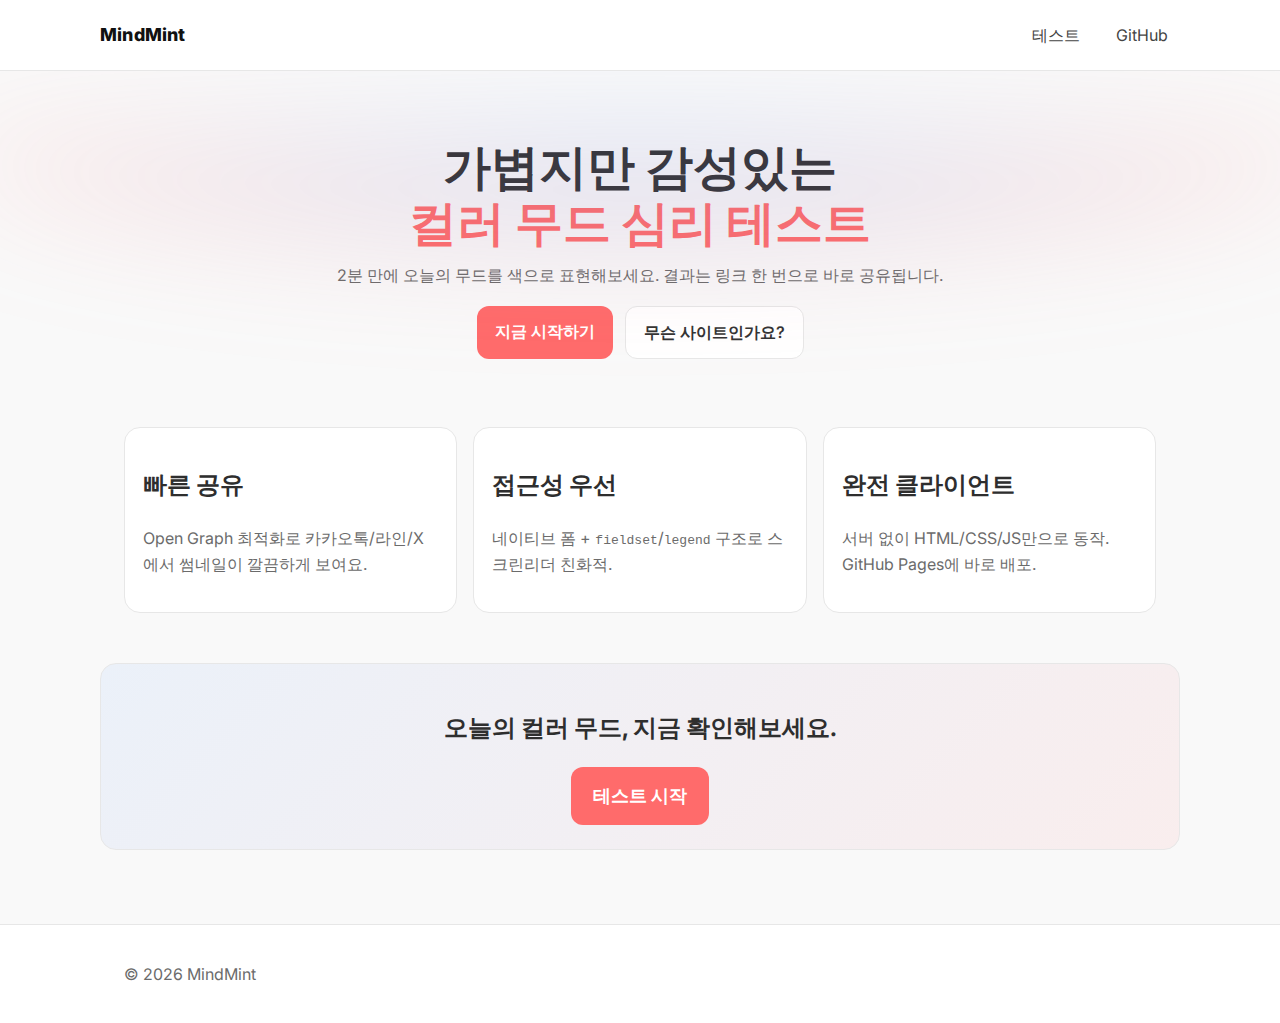
<file: index.html>
<!doctype html>
<html lang="ko">
<head>
  <meta charset="utf-8" />
  <meta name="viewport" content="width=device-width, initial-scale=1" />
  <title>MindMint • 컬러 무드 심리 테스트</title>
  <meta name="description" content="깔끔하고 감성적인 컬러 무드 심리 테스트. 2분 만에 결과를 받고 바로 공유하세요." />

  <!-- Open Graph -->
  <meta property="og:title" content="MindMint • 컬러 무드 심리 테스트" />
  <meta property="og:description" content="가볍게 즐기는 감성 심리 테스트. 지금 시작해보세요!" />
  <meta property="og:type" content="website" />
  <meta property="og:image" content="https://shinyoungju.github.io/Planning-quiz-project/assets/share.png" />
  <meta property="og:url" content="https://shinyoungju.github.io/Planning-quiz-project/" />
  <meta property="og:site_name" content="MindMint" />
  <meta name="twitter:card" content="summary_large_image" />

  <!-- Fonts -->
  <link rel="preconnect" href="https://fonts.googleapis.com">
  <link rel="preconnect" href="https://fonts.gstatic.com" crossorigin>
  <link href="https://fonts.googleapis.com/css2?family=Inter:wght@400;600;800&display=swap" rel="stylesheet">

  <!-- Styles -->
  <link rel="stylesheet" href="./assets/styles.css">
</head>
<body>
  <header class="site-header">
    <div class="container nav">
      <a class="brand" href="./">MindMint</a>
      <nav class="menu">
        <a class="menu-link" href="./quiz.html">테스트</a>
        <a class="menu-link" href="https://github.com/shinyoungju/Planning-quiz-project" target="_blank" rel="noopener">GitHub</a>
      </nav>
    </div>
  </header>

  <main>
    <section class="hero">
      <div class="container hero-inner">
        <h1 class="hero-title">가볍지만 감성있는<br><span class="accent">컬러 무드 심리 테스트</span></h1>
        <p class="hero-sub">2분 만에 오늘의 무드를 색으로 표현해보세요. 결과는 링크 한 번으로 바로 공유됩니다.</p>
        <div class="hero-actions">
          <a class="btn btn-primary" href="./quiz.html" aria-label="컬러 무드 심리 테스트 시작하기">지금 시작하기</a>
          <a class="btn btn-ghost" href="#features">무슨 사이트인가요?</a>
        </div>
      </div>
      <div class="gradient"></div>
    </section>

    <section id="features" class="features">
      <div class="container grid">
        <article class="card">
          <h2>빠른 공유</h2>
          <p class="muted">Open Graph 최적화로 카카오톡/라인/X에서 썸네일이 깔끔하게 보여요.</p>
        </article>
        <article class="card">
          <h2>접근성 우선</h2>
          <p class="muted">네이티브 폼 + <code>fieldset</code>/<code>legend</code> 구조로 스크린리더 친화적.</p>
        </article>
        <article class="card">
          <h2>완전 클라이언트</h2>
          <p class="muted">서버 없이 HTML/CSS/JS만으로 동작. GitHub Pages에 바로 배포.</p>
        </article>
      </div>
    </section>

    <section class="cta-section">
      <div class="container cta-inner">
        <h2>오늘의 컬러 무드, 지금 확인해보세요.</h2>
        <a class="btn btn-primary large" href="./quiz.html">테스트 시작</a>
      </div>
    </section>
  </main>

  <footer class="site-footer">
    <div class="container">
      <p>&copy; <span id="year"></span> MindMint</p>
    </div>
  </footer>

  <script>
    document.getElementById('year').textContent = new Date().getFullYear();
  </script>
</body>
</html>
</file>
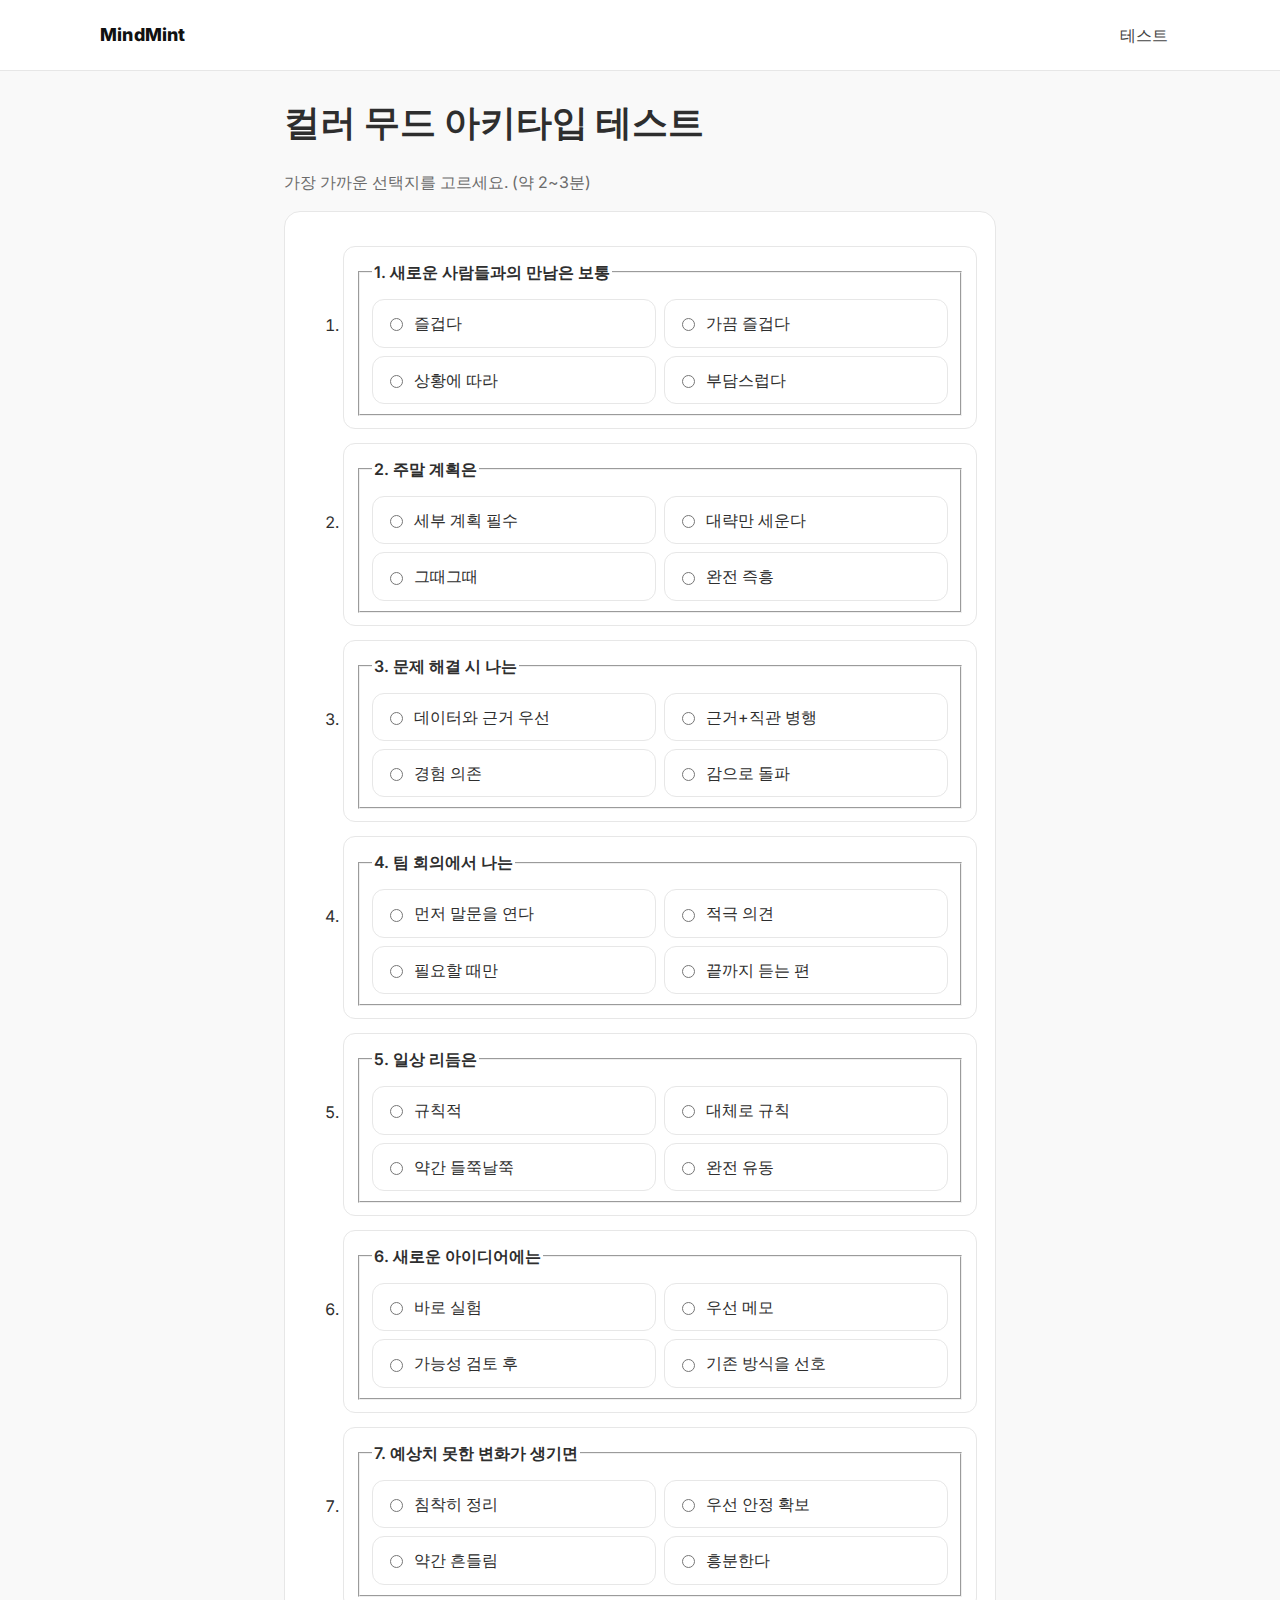
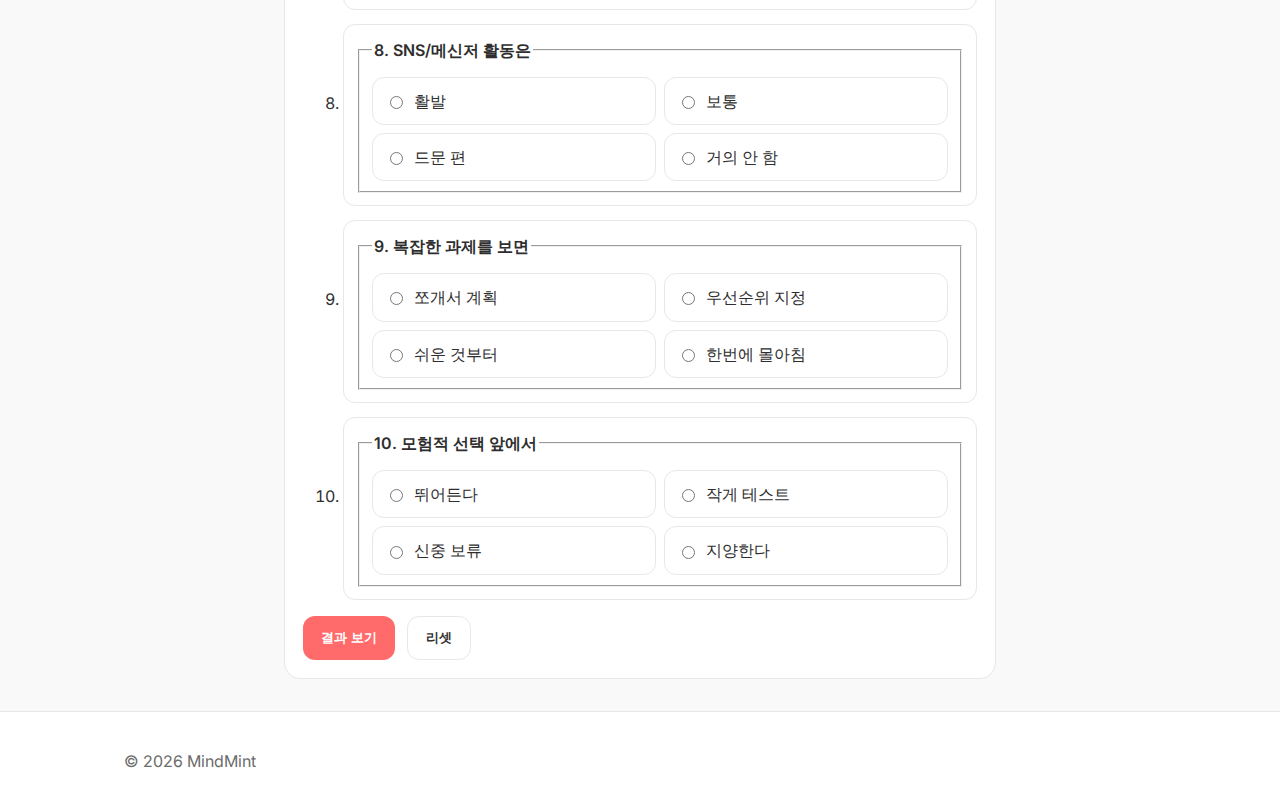
<file: quiz.html>
<!doctype html>
<html lang="ko">
<head>
  <meta charset="utf-8" />
  <meta name="viewport" content="width=device-width, initial-scale=1" />
  <title>컬러 무드 테스트 | MindMint</title>
  <meta name="description" content="10개의 간단한 문항으로 오늘의 컬러 무드 아키타입을 알아보세요." />
  <meta property="og:title" content="컬러 무드 테스트 | MindMint" />
  <meta property="og:description" content="10문항으로 나의 무드를 색으로 표현해보자!" />
  <meta property="og:type" content="website" />
  <meta property="og:image" content="https://shinyoungju.github.io/Planning-quiz-project/assets/share.png" />
  <meta property="og:url" content="https://shinyoungju.github.io/Planning-quiz-project/quiz.html" />
  <meta property="og:site_name" content="MindMint" />
  <meta name="twitter:card" content="summary_large_image" />
  <link rel="preconnect" href="https://fonts.googleapis.com">
  <link rel="preconnect" href="https://fonts.gstatic.com" crossorigin>
  <link href="https://fonts.googleapis.com/css2?family=Inter:wght@400;600;800&display=swap" rel="stylesheet">
  <link rel="stylesheet" href="./assets/styles.css">
  <script type="application/ld+json">
  {
    "@context": "https://schema.org",
    "@type": "Quiz",
    "name": "컬러 무드 아키타입 테스트",
    "about": "가벼운 성향 파악 테스트",
    "creator": {"@type": "Organization","name": "MindMint"},
    "isAccessibleForFree": true
  }
  </script>
</head>
<body>
  <header class="site-header">
    <div class="container nav">
      <a class="brand" href="./">MindMint</a>
      <nav class="menu">
        <a class="menu-link" href="./quiz.html">테스트</a>
      </nav>
    </div>
  </header>

  <main class="container-narrow">
    <h1 class="page-title">컬러 무드 아키타입 테스트</h1>
    <p class="muted">가장 가까운 선택지를 고르세요. (약 2~3분)</p>

    <form id="quiz" class="quiz" aria-describedby="quiz-help">
      <p id="quiz-help" class="sr-only">각 문항은 4점 척도 라디오 버튼으로 제공됩니다.</p>
      <ol class="q-list"></ol>
      <div class="form-actions">
        <button type="submit" class="btn btn-primary">결과 보기</button>
        <button type="reset" class="btn btn-ghost">리셋</button>
      </div>
    </form>

    <section id="result" class="result" aria-live="polite" aria-atomic="true" hidden>
      <h2>당신의 컬러 무드</h2>
      <div class="result-card">
        <div class="swatch" id="swatch" aria-hidden="true"></div>
        <div>
          <p id="result-title" class="result-title"></p>
          <p id="result-desc" class="result-desc"></p>
          <div class="share">
            <button id="shareBtn" class="btn">결과 링크 공유</button>
            <a id="copyLink" class="btn btn-ghost" href="#" role="button">링크 복사</a>
          </div>
          <div class="share-image-section">
            <button id="generateImage" class="btn btn-primary">공유 이미지 생성</button>
            <a id="downloadImage" class="btn btn-ghost" download="mindmint-result.png" href="#" hidden>이미지 다운로드</a>
          </div>
          <canvas id="resultCanvas" width="1200" height="630" style="display:none;"></canvas>
        </div>
      </div>
    </section>
  </main>

  <footer class="site-footer">
    <div class="container">
      <p>&copy; <span id="year"></span> MindMint</p>
    </div>
  </footer>

  <script src="./assets/quiz.js"></script>
  <script>document.getElementById('year').textContent = new Date().getFullYear();</script>
</body>
</html>
</file>
<file: assets/styles.css>
/* MindMint v2 — Light & Modern */
:root{
  --bg:#F9F9F9; --text:#2E2E2E; --muted:#6B6B6B;
  --card:#FFFFFF; --border:#E7E7E7;
  --brand:#FF6B6B; --brand-2:#4D96FF; --ok:#22C55E;
  --radius-lg:16px; --radius-md:12px;
}

*{box-sizing:border-box}
html,body{margin:0;padding:0;background:var(--bg);color:var(--text);font-family:'Inter',system-ui,-apple-system,Segoe UI,Roboto,'Noto Sans KR',sans-serif;line-height:1.65}
img{max-width:100%;display:block}
a{color:var(--brand);text-decoration:none}
.container{max-width:1080px;margin:0 auto;padding:0 24px}
.container-narrow{max-width:760px;margin:0 auto;padding:0 24px}

.site-header{background:#fff;border-bottom:1px solid var(--border);position:sticky;top:0;z-index:10}
.nav{display:flex;justify-content:space-between;align-items:center;padding:14px 0}
.brand{font-weight:800;letter-spacing:.2px;font-size:18px;color:#111}
.menu{display:flex;gap:12px}
.menu-link{padding:8px 12px;border-radius:10px;color:#444}
.menu-link:hover{background:#f2f4f7}

.hero{position:relative;overflow:hidden}
.gradient{position:absolute;inset:auto -20% -30% -20%;height:40vh;background:radial-gradient(60% 50% at 50% 0%, rgba(77,150,255,.25), rgba(255,107,107,.15) 60%, transparent 70%);filter:blur(60px);pointer-events:none}
.hero-inner{padding:68px 0 40px;text-align:center}
.hero-title{font-size:clamp(28px,5vw,48px);line-height:1.15;margin:0 0 12px}
.accent{color:var(--brand)}
.hero-sub{color:var(--muted);max-width:680px;margin:0 auto 18px}
.hero-actions{display:flex;gap:12px;justify-content:center;flex-wrap:wrap}

.btn{display:inline-block;padding:12px 18px;border-radius:12px;border:1px solid var(--border);font-weight:600}
.btn-primary{background:var(--brand);color:#fff;border:none}
.btn-primary:hover{background:var(--brand-2)}
.btn-ghost{background:#fff;color:#333}
.btn.large{padding:14px 22px;font-size:18px}

.features{padding:28px 0 8px}
.grid{display:grid;grid-template-columns:repeat(auto-fit,minmax(260px,1fr));gap:16px}
.card{background:var(--card);border:1px solid var(--border);border-radius:var(--radius-lg);padding:18px}

.cta-section{padding:42px 0}
.cta-inner{background:linear-gradient(135deg,rgba(77,150,255,.08),rgba(255,107,107,.08));border:1px solid var(--border);border-radius:var(--radius-lg);padding:24px;text-align:center}
.site-footer{border-top:1px solid var(--border);color:var(--muted);padding:20px 0;margin-top:32px;background:#fff}

/* Quiz page */
.page-title{font-size:clamp(24px,4vw,36px);margin:22px 0 6px}
.quiz{background:#fff;padding:18px;border-radius:var(--radius-lg);border:1px solid var(--border)}
.q{margin:14px 0;padding:12px;border-radius:var(--radius-md);background:var(--card);border:1px solid var(--border)}
.q legend{font-weight:600;margin-bottom:8px}
.opts{display:grid;grid-template-columns:repeat(auto-fit,minmax(200px,1fr));gap:8px}
label.opt{display:flex;align-items:center;gap:8px;padding:10px 12px;border:1px solid var(--border);border-radius:12px;cursor:pointer;background:#fff}
label.opt:hover{border-color:#cfd6e0}
input[type="radio"]{accent-color:var(--brand-2)}
.form-actions{display:flex;gap:12px;margin-top:12px}

.result{margin-top:24px}
.result-card{display:flex;gap:16px;align-items:center;background:var(--card);border:1px solid var(--border);border-radius:var(--radius-lg);padding:16px}
.swatch{width:56px;height:56px;border-radius:12px;border:1px solid var(--border)}
.result-title{font-size:20px;font-weight:800;margin:0}
.result-desc{margin:.25rem 0 0;color:var(--muted)}

.muted{color:var(--muted)}
.sr-only{position:absolute;width:1px;height:1px;padding:0;margin:-1px;overflow:hidden;clip:rect(0,0,0,0);white-space:nowrap;border:0}
</file>
